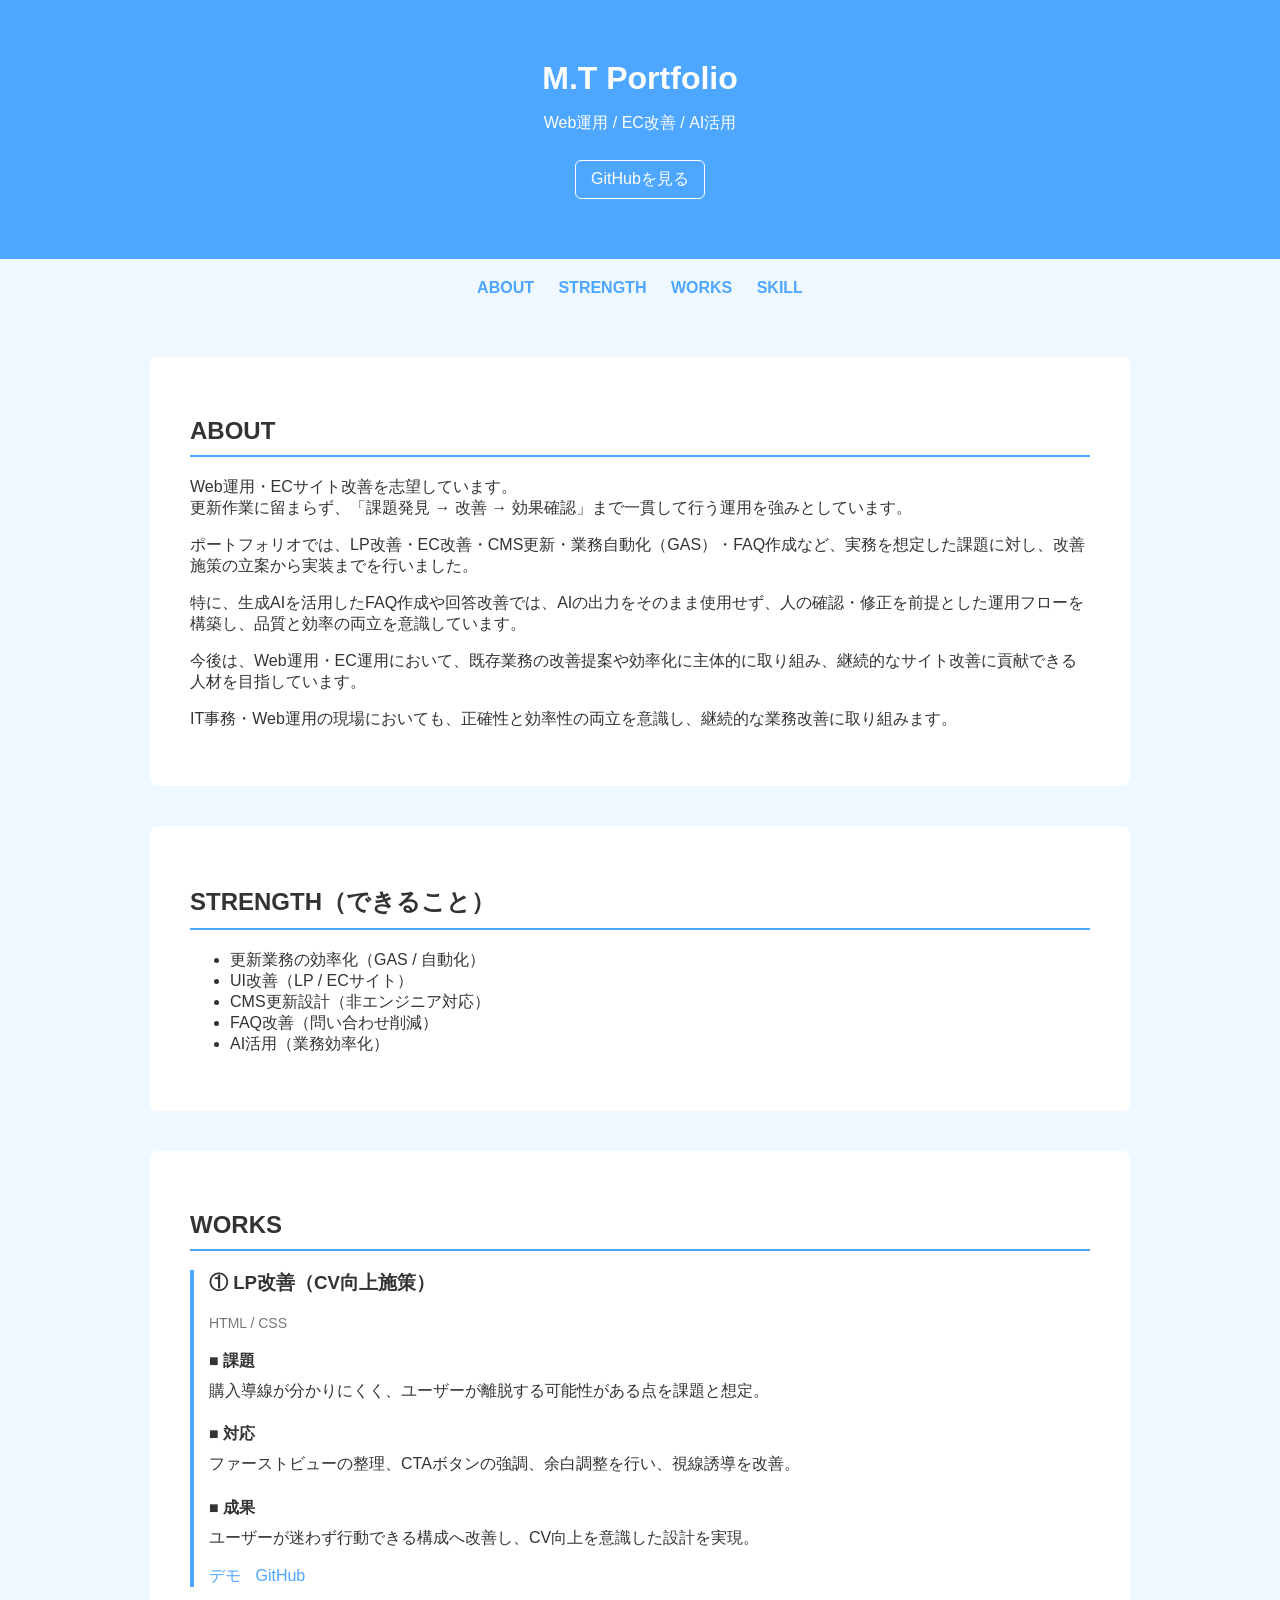
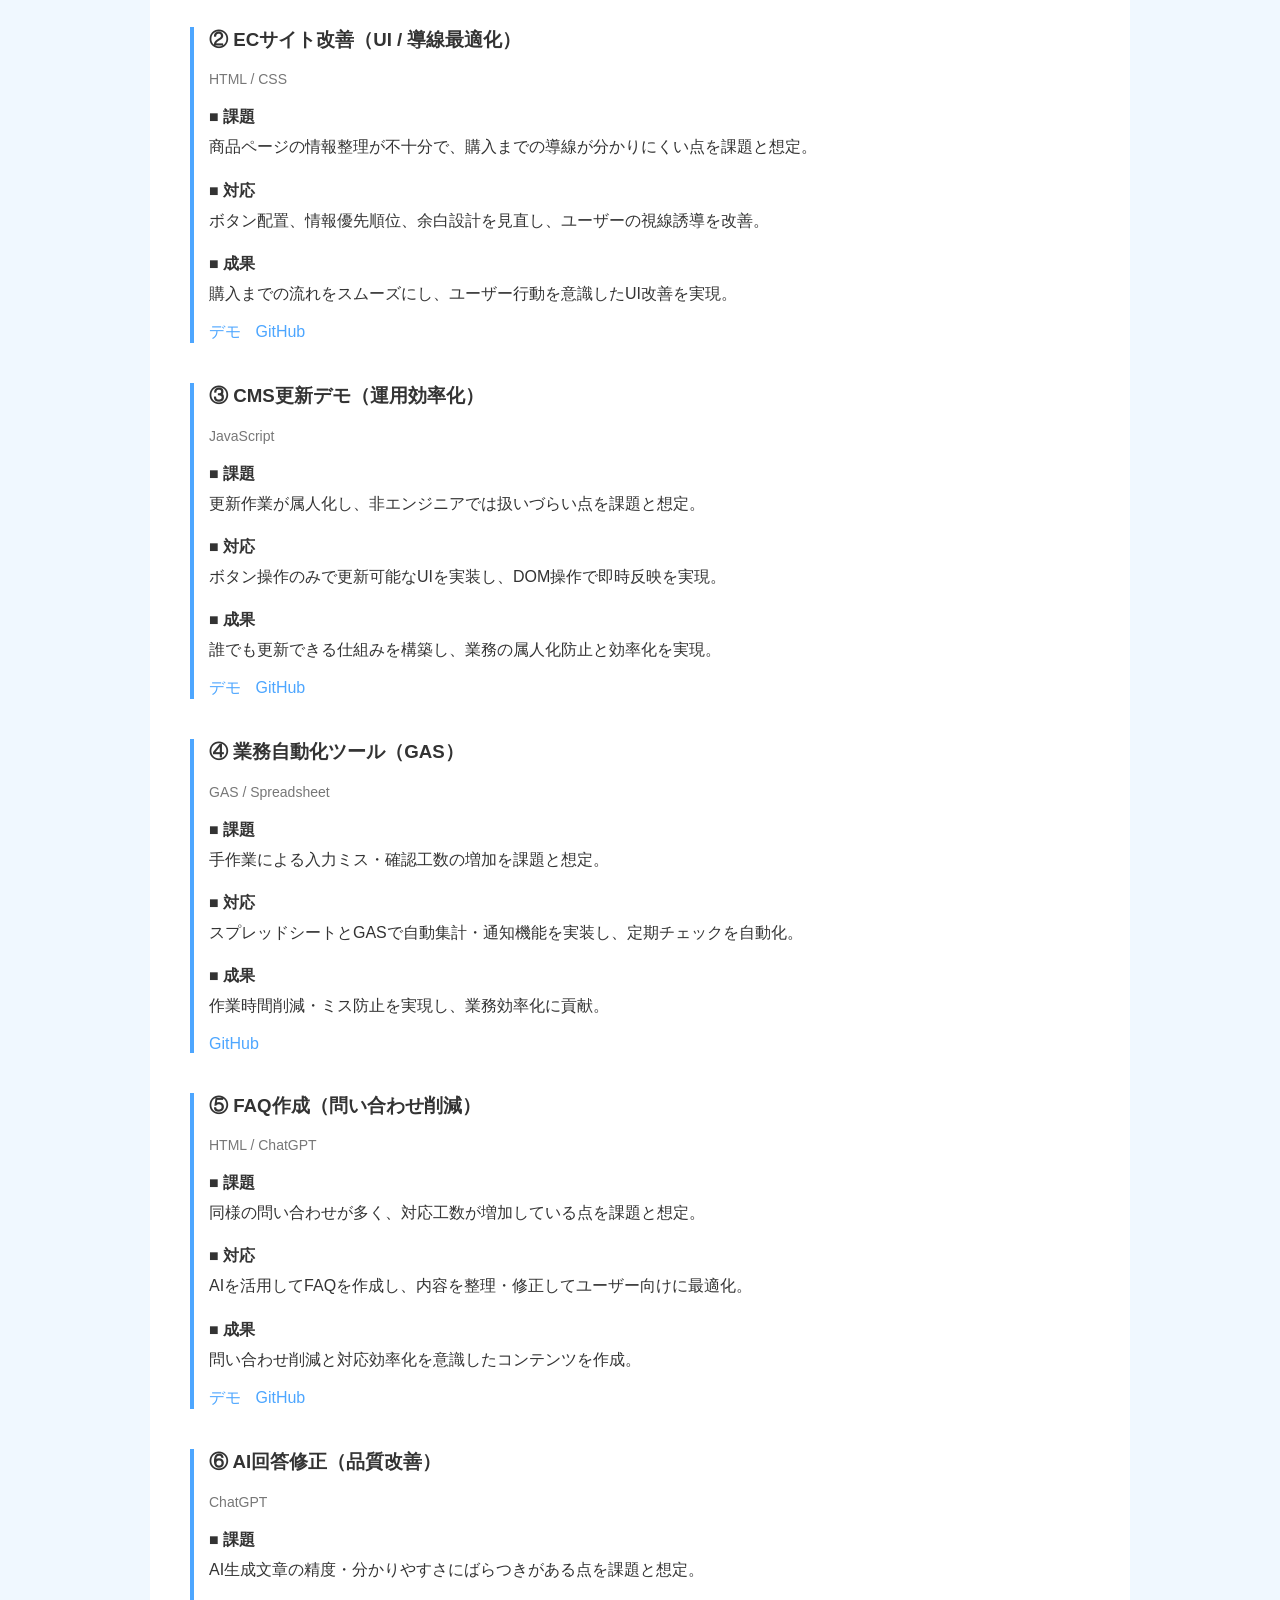
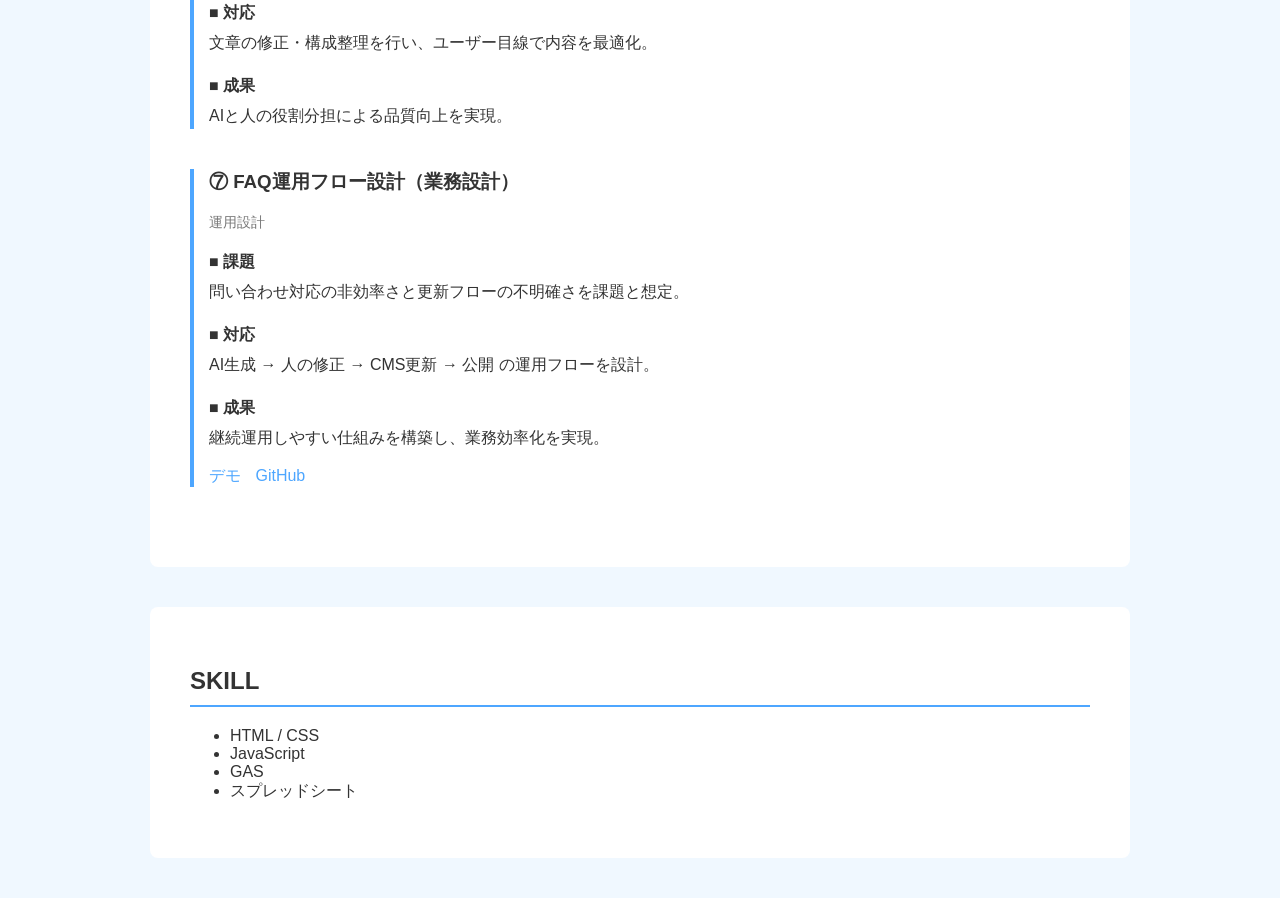
<file: index.html>
<!DOCTYPE html>
<html lang="ja">
<head>
<meta charset="UTF-8">
<meta name="viewport" content="width=device-width, initial-scale=1.0">
<title>M.T | Web運用ポートフォリオ</title>
<link rel="stylesheet" href="style.css">

</head>

<body>

<header>
  <h1>M.T Portfolio</h1>
  <p>Web運用 / EC改善 / AI活用</p>
  <a href="https://github.com/mumixverysweetheart-coder" target="_blank" style="color:#fff;">
    GitHubを見る
  </a>
</header>

<nav>
  <a href="#about">ABOUT</a>
  <a href="#strength">STRENGTH</a>
  <a href="#works">WORKS</a>
  <a href="#skill">SKILL</a>
</nav>

<!-- ABOUT -->
<section id="about">
<h2>ABOUT</h2>

<p>
Web運用・ECサイト改善を志望しています。<br>
更新作業に留まらず、「課題発見 → 改善 → 効果確認」まで一貫して行う運用を強みとしています。
</p>

<p>
ポートフォリオでは、LP改善・EC改善・CMS更新・業務自動化（GAS）・FAQ作成など、実務を想定した課題に対し、改善施策の立案から実装までを行いました。
</p>

<p>
特に、生成AIを活用したFAQ作成や回答改善では、AIの出力をそのまま使用せず、人の確認・修正を前提とした運用フローを構築し、品質と効率の両立を意識しています。
</p>

<p>
今後は、Web運用・EC運用において、既存業務の改善提案や効率化に主体的に取り組み、継続的なサイト改善に貢献できる人材を目指しています。
</p>

<p>
IT事務・Web運用の現場においても、正確性と効率性の両立を意識し、継続的な業務改善に取り組みます。
</p>

</section>

<!-- STRENGTH -->
<section id="strength">
<h2>STRENGTH（できること）</h2>

<ul>
<li>更新業務の効率化（GAS / 自動化）</li>
<li>UI改善（LP / ECサイト）</li>
<li>CMS更新設計（非エンジニア対応）</li>
<li>FAQ改善（問い合わせ削減）</li>
<li>AI活用（業務効率化）</li>
</ul>

</section>

<!-- WORKS -->
<section id="works">
<h2>WORKS</h2>

<!-- ① -->
<div class="work">
<h3>① LP改善（CV向上施策）</h3>
<p class="tech">HTML / CSS</p>

<p class="item-title">■ 課題</p>
<p class="item-text">
購入導線が分かりにくく、ユーザーが離脱する可能性がある点を課題と想定。
</p>

<p class="item-title">■ 対応</p>
<p class="item-text">
ファーストビューの整理、CTAボタンの強調、余白調整を行い、視線誘導を改善。
</p>

<p class="item-title">■ 成果</p>
<p class="item-text">
ユーザーが迷わず行動できる構成へ改善し、CV向上を意識した設計を実現。
</p>

<a class="link" href="lp-demo.html">デモ</a>
<a class="link" href="https://github.com/mumixverysweetheart-coder/portfolio" target="_blank">GitHub</a>
</div>

<!-- ② -->
<div class="work">
<h3>② ECサイト改善（UI / 導線最適化）</h3>
<p class="tech">HTML / CSS</p>

<p class="item-title">■ 課題</p>
<p class="item-text">
商品ページの情報整理が不十分で、購入までの導線が分かりにくい点を課題と想定。
</p>

<p class="item-title">■ 対応</p>
<p class="item-text">
ボタン配置、情報優先順位、余白設計を見直し、ユーザーの視線誘導を改善。
</p>

<p class="item-title">■ 成果</p>
<p class="item-text">
購入までの流れをスムーズにし、ユーザー行動を意識したUI改善を実現。
</p>

<a class="link" href="ec-demo.html">デモ</a>
<a class="link" href="https://github.com/mumixverysweetheart-coder/portfolio" target="_blank">GitHub</a>
</div>

<!-- ③ -->
<div class="work">
<h3>③ CMS更新デモ（運用効率化）</h3>
<p class="tech">JavaScript</p>

<p class="item-title">■ 課題</p>
<p class="item-text">
更新作業が属人化し、非エンジニアでは扱いづらい点を課題と想定。
</p>

<p class="item-title">■ 対応</p>
<p class="item-text">
ボタン操作のみで更新可能なUIを実装し、DOM操作で即時反映を実現。
</p>

<p class="item-title">■ 成果</p>
<p class="item-text">
誰でも更新できる仕組みを構築し、業務の属人化防止と効率化を実現。
</p>

<a class="link" href="cms-demo.html">デモ</a>
<a class="link" href="https://github.com/mumixverysweetheart-coder/portfolio" target="_blank">GitHub</a>
</div>

<!-- ④ -->
<div class="work">
<h3>④ 業務自動化ツール（GAS）</h3>
<p class="tech">GAS / Spreadsheet</p>

<p class="item-title">■ 課題</p>
<p class="item-text">
手作業による入力ミス・確認工数の増加を課題と想定。
</p>

<p class="item-title">■ 対応</p>
<p class="item-text">
スプレッドシートとGASで自動集計・通知機能を実装し、定期チェックを自動化。
</p>

<p class="item-title">■ 成果</p>
<p class="item-text">
作業時間削減・ミス防止を実現し、業務効率化に貢献。
</p>

<a class="link" href="https://github.com/mumixverysweetheart-coder/portfolio" target="_blank">GitHub</a>
</div>

<!-- ⑤ -->
<div class="work">
<h3>⑤ FAQ作成（問い合わせ削減）</h3>
<p class="tech">HTML / ChatGPT</p>

<p class="item-title">■ 課題</p>
<p class="item-text">
同様の問い合わせが多く、対応工数が増加している点を課題と想定。
</p>

<p class="item-title">■ 対応</p>
<p class="item-text">
AIを活用してFAQを作成し、内容を整理・修正してユーザー向けに最適化。
</p>

<p class="item-title">■ 成果</p>
<p class="item-text">
問い合わせ削減と対応効率化を意識したコンテンツを作成。
</p>

<a class="link" href="faq.html">デモ</a>
<a class="link" href="https://github.com/mumixverysweetheart-coder/portfolio" target="_blank">GitHub</a>
</div>

<!-- ⑥ -->
<div class="work">
<h3>⑥ AI回答修正（品質改善）</h3>
<p class="tech">ChatGPT</p>

<p class="item-title">■ 課題</p>
<p class="item-text">
AI生成文章の精度・分かりやすさにばらつきがある点を課題と想定。
</p>

<p class="item-title">■ 対応</p>
<p class="item-text">
文章の修正・構成整理を行い、ユーザー目線で内容を最適化。
</p>

<p class="item-title">■ 成果</p>
<p class="item-text">
AIと人の役割分担による品質向上を実現。
</p>

</div>

<!-- ⑦ -->
<div class="work">
<h3>⑦ FAQ運用フロー設計（業務設計）</h3>
<p class="tech">運用設計</p>

<p class="item-title">■ 課題</p>
<p class="item-text">
問い合わせ対応の非効率さと更新フローの不明確さを課題と想定。
</p>

<p class="item-title">■ 対応</p>
<p class="item-text">
AI生成 → 人の修正 → CMS更新 → 公開 の運用フローを設計。
</p>

<p class="item-title">■ 成果</p>
<p class="item-text">
継続運用しやすい仕組みを構築し、業務効率化を実現。
</p>

<a class="link" href="flow-demo.html">デモ</a>
<a class="link" href="https://github.com/mumixverysweetheart-coder/portfolio" target="_blank">GitHub</a>
</div>

</section>

<!-- SKILL -->
<section id="skill">
<h2>SKILL</h2>

<ul>
<li>HTML / CSS</li>
<li>JavaScript</li>
<li>GAS</li>
<li>スプレッドシート</li>
</ul>

</section>

</body>
</html>
</file>
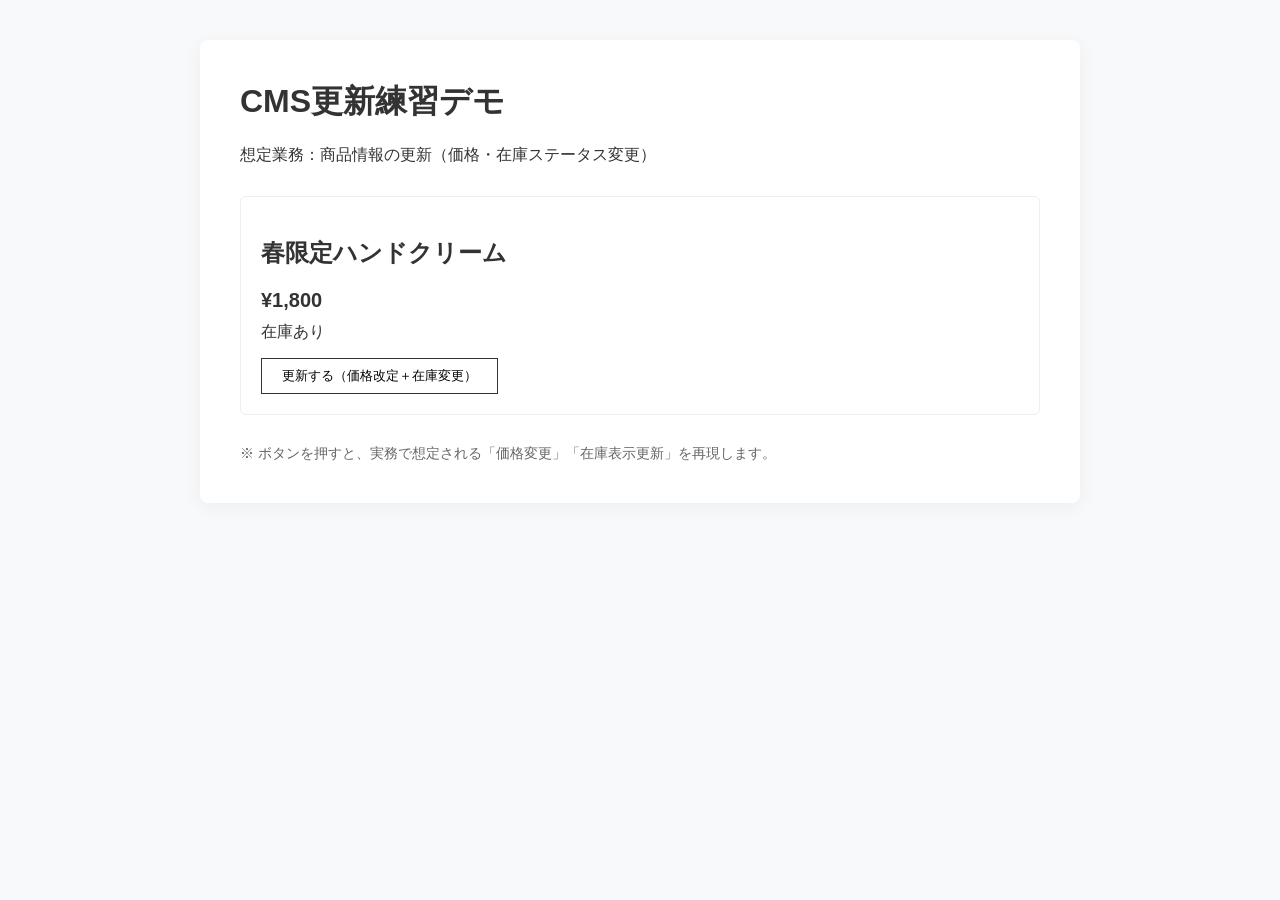
<file: CMSデモ.html>
<!DOCTYPE html>
<html lang="ja">
<head>
<meta charset="UTF-8">
<meta name="viewport" content="width=device-width, initial-scale=1.0">
<title>CMS更新デモ | M.Tポートフォリオ</title>

<style>
body {
  font-family: -apple-system, BlinkMacSystemFont, "Helvetica Neue", Arial, sans-serif;
  background: #f8f9fb;
  margin: 0;
  padding: 40px 20px;
  color: #333;
}

.container {
  max-width: 800px;
  margin: auto;
  background: white;
  padding: 40px;
  box-shadow: 0 4px 20px rgba(0,0,0,0.05);
  border-radius: 8px;
}

h1 {
  margin-top: 0;
}

.product {
  margin-top: 30px;
  padding: 20px;
  border: 1px solid #eee;
  border-radius: 6px;
}

.price {
  font-size: 20px;
  font-weight: bold;
  margin: 10px 0;
}

.stock {
  margin-bottom: 15px;
}

button {
  padding: 8px 20px;
  border: 1px solid #333;
  background: white;
  cursor: pointer;
  transition: 0.3s;
}

button:hover {
  background: #333;
  color: white;
}

.note {
  margin-top: 30px;
  font-size: 14px;
  color: #666;
}
</style>
</head>

<body>

<div class="container">

<h1>CMS更新練習デモ</h1>
<p>想定業務：商品情報の更新（価格・在庫ステータス変更）</p>

<div class="product">
  <h2 id="product-name">春限定ハンドクリーム</h2>
  <div class="price" id="price">¥1,800</div>
  <div class="stock" id="stock">在庫あり</div>
  <button onclick="updateContent()">更新する（価格改定＋在庫変更）</button>
</div>

<div class="note">
※ ボタンを押すと、実務で想定される「価格変更」「在庫表示更新」を再現します。
</div>

</div>

<script>
let updated = false;

function updateContent() {
  const price = document.getElementById("price");
  const stock = document.getElementById("stock");

  if (!updated) {
    price.textContent = "¥1,500（セール価格）";
    stock.textContent = "残りわずか";
    stock.style.color = "red";
    updated = true;
  } else {
    price.textContent = "¥1,800";
    stock.textContent = "在庫あり";
    stock.style.color = "black";
    updated = false;
  }
}
</script>

</body>
</html>
</file>
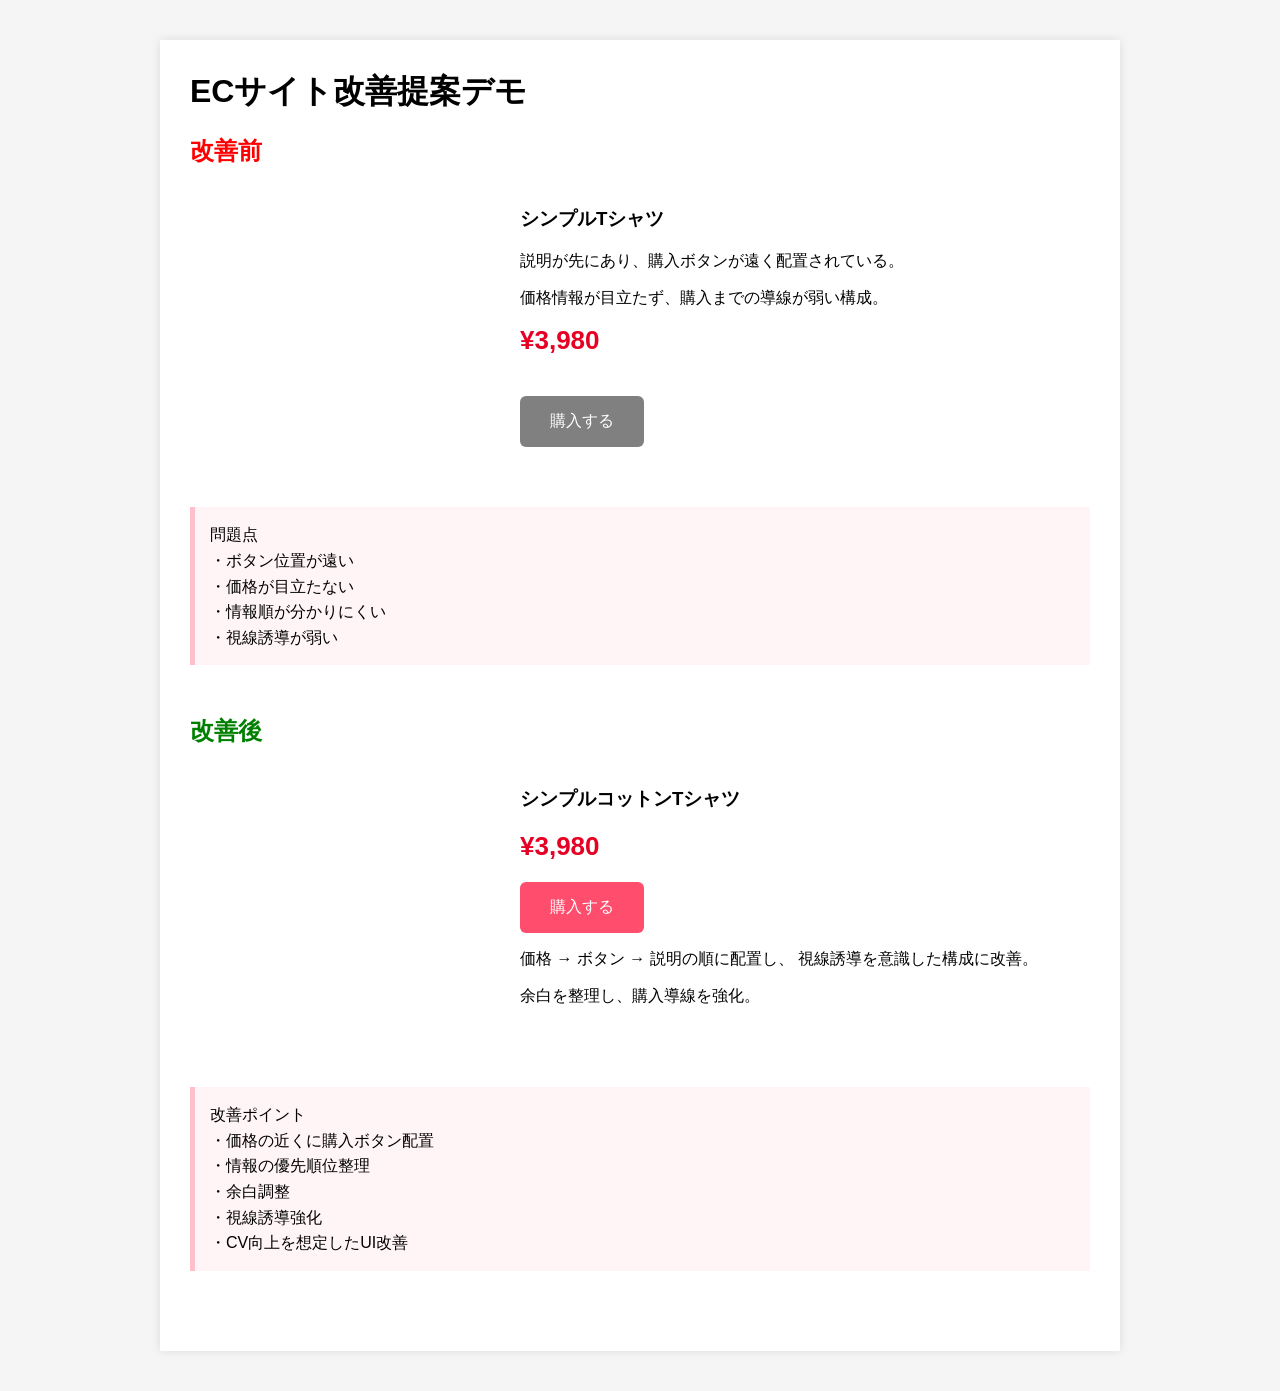
<file: ec-demo.html>
<!DOCTYPE html>
<html lang="ja">
<head>
<meta charset="UTF-8">
<title>EC改善デモ</title>

<style>

body{
font-family:sans-serif;
background:#f5f5f5;
margin:0;
padding:0;
}

.container{
max-width:900px;
margin:40px auto;
background:white;
padding:30px;
box-shadow:0 0 10px rgba(0,0,0,0.1);
}

h1{
margin-top:0;
}

.section{
margin-bottom:50px;
}

.product{
display:flex;
gap:30px;
flex-wrap:wrap;
}

.img{
width:300px;
height:300px;
background:url("https://images.unsplash.com/photo-1521572163474-6864f9cf17ab?q=80&w=600") center/cover;
border-radius:8px;
}

.info{
flex:1;
min-width:250px;
}

.price{
font-size:26px;
color:#e60023;
margin:10px 0;
font-weight:bold;
}

button{
background:#ff4d6d;
color:white;
border:none;
padding:15px 30px;
font-size:16px;
cursor:pointer;
border-radius:6px;
margin-top:10px;
}

button:hover{
opacity:0.8;
}

.bad button{
background:gray;
margin-top:30px;
}

.note{
margin-top:20px;
padding:15px;
background:#fff4f6;
border-left:5px solid pink;
line-height:1.6;
}

.title-bad{
color:red;
}

.title-good{
color:green;
}

</style>
</head>

<body>

<div class="container">

<h1>ECサイト改善提案デモ</h1>


<!-- 改善前 -->

<div class="section">

<h2 class="title-bad">改善前</h2>

<div class="product bad">

<div class="img"></div>

<div class="info">

<h3>シンプルTシャツ</h3>

<p>
説明が先にあり、購入ボタンが遠く配置されている。
</p>

<p>
価格情報が目立たず、購入までの導線が弱い構成。
</p>

<div class="price">¥3,980</div>

<button>購入する</button>

</div>

</div>

<div class="note">

問題点<br>
・ボタン位置が遠い<br>
・価格が目立たない<br>
・情報順が分かりにくい<br>
・視線誘導が弱い

</div>

</div>



<!-- 改善後 -->

<div class="section">

<h2 class="title-good">改善後</h2>

<div class="product">

<div class="img"></div>

<div class="info">

<h3>シンプルコットンTシャツ</h3>

<div class="price">¥3,980</div>

<button>購入する</button>

<p>
価格 → ボタン → 説明の順に配置し、
視線誘導を意識した構成に改善。
</p>

<p>
余白を整理し、購入導線を強化。
</p>

</div>

</div>

<div class="note">

改善ポイント<br>
・価格の近くに購入ボタン配置<br>
・情報の優先順位整理<br>
・余白調整<br>
・視線誘導強化<br>
・CV向上を想定したUI改善

</div>

</div>


</div>

</body>
</html>
</file>
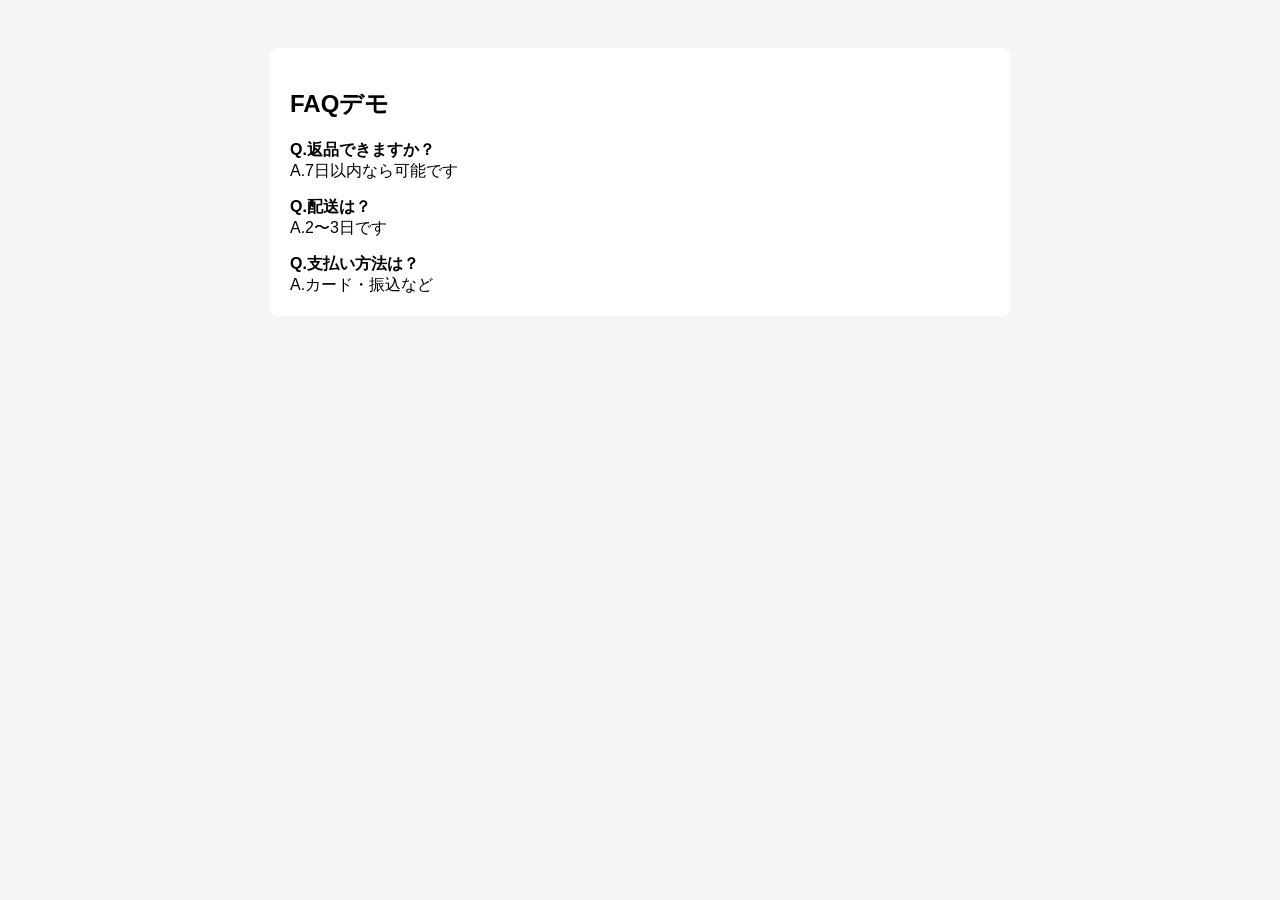
<file: faq.html>
<!DOCTYPE html>
<html lang="ja">
<head>
<meta charset="UTF-8">
<title>FAQデモ</title>

<style>
body{
font-family:sans-serif;
padding:40px;
background:#f5f5f5;
}

.box{
max-width:700px;
margin:auto;
background:white;
padding:20px;
border-radius:8px;
}

.q{
font-weight:bold;
margin-top:15px;
}

</style>

</head>
<body>

<div class="box">

<h2>FAQデモ</h2>

<div class="q">Q.返品できますか？</div>
<div>A.7日以内なら可能です</div>

<div class="q">Q.配送は？</div>
<div>A.2〜3日です</div>

<div class="q">Q.支払い方法は？</div>
<div>A.カード・振込など</div>

</div>

</body>
</html>
</file>
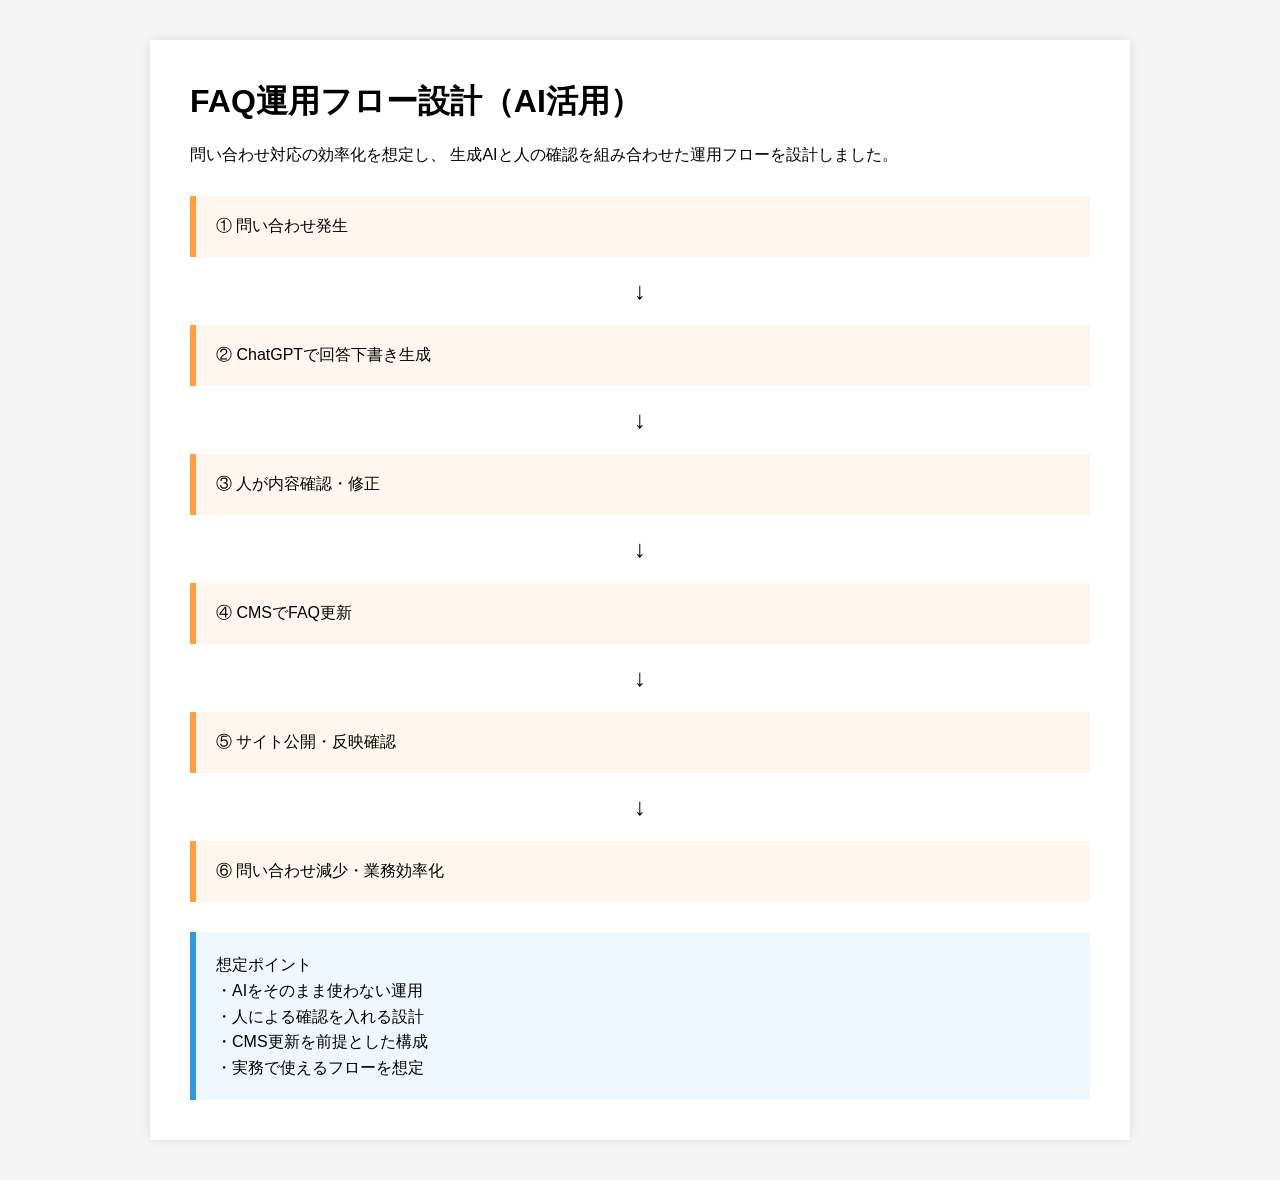
<file: flow-demo.html>
<!DOCTYPE html>
<html lang="ja">
<head>
<meta charset="UTF-8">
<title>FAQ運用フロー</title>

<style>

body{
font-family:sans-serif;
background:#f5f5f5;
margin:0;
padding:0;
}

.container{
max-width:900px;
margin:40px auto;
background:white;
padding:40px;
box-shadow:0 0 10px rgba(0,0,0,0.1);
}

h1{
margin-top:0;
}

.flow{
display:flex;
flex-direction:column;
gap:20px;
margin-top:30px;
}

.step{
padding:20px;
border-left:6px solid #ff9f43;
background:#fff7ed;
font-size:16px;
}

.arrow{
text-align:center;
font-size:24px;
}

.note{
margin-top:30px;
padding:20px;
background:#f0f8ff;
border-left:6px solid #3498db;
line-height:1.6;
}

</style>
</head>

<body>

<div class="container">

<h1>FAQ運用フロー設計（AI活用）</h1>

<p>
問い合わせ対応の効率化を想定し、
生成AIと人の確認を組み合わせた運用フローを設計しました。
</p>


<div class="flow">

<div class="step">
① 問い合わせ発生
</div>

<div class="arrow">↓</div>

<div class="step">
② ChatGPTで回答下書き生成
</div>

<div class="arrow">↓</div>

<div class="step">
③ 人が内容確認・修正
</div>

<div class="arrow">↓</div>

<div class="step">
④ CMSでFAQ更新
</div>

<div class="arrow">↓</div>

<div class="step">
⑤ サイト公開・反映確認
</div>

<div class="arrow">↓</div>

<div class="step">
⑥ 問い合わせ減少・業務効率化
</div>

</div>


<div class="note">

想定ポイント<br>

・AIをそのまま使わない運用<br>
・人による確認を入れる設計<br>
・CMS更新を前提とした構成<br>
・実務で使えるフローを想定

</div>

</div>

</body>
</html>
</file>
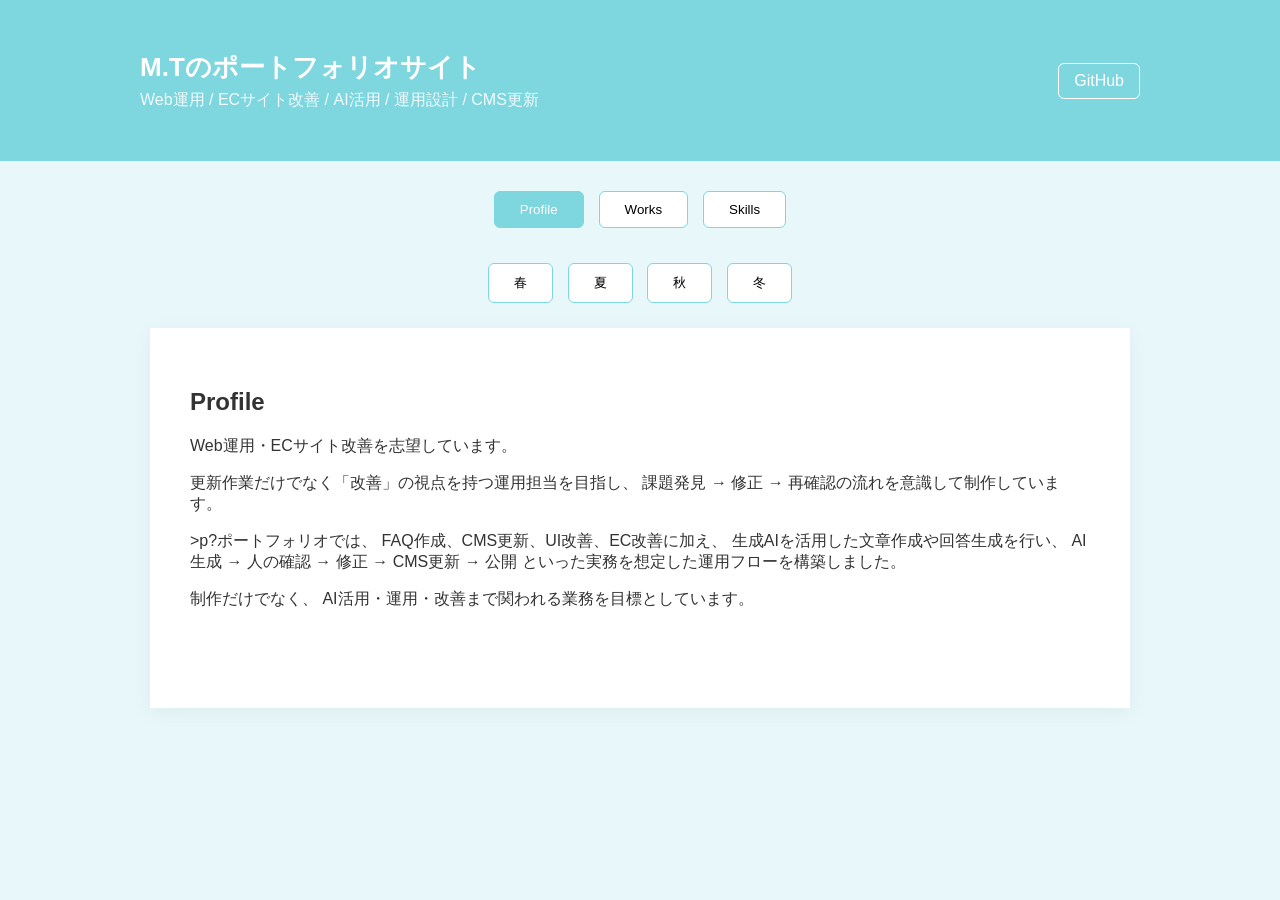
<file: M.Tポートフォリオサイト.html>
<!DOCTYPE html>
<html lang="ja">
<head>
<meta charset="UTF-8">
<meta name="viewport" content="width=device-width, initial-scale=1.0">
<title>M.T | Web運用・ECサイト改善ポートフォリオ</title>

<style>
:root{
  --season-color:#111;
  --season-soft:#f5f6f8;
}

body{
  font-family:-apple-system,BlinkMacSystemFont,"Helvetica Neue",Arial,sans-serif;
  background:var(--season-soft);
  margin:0;
  padding:0;
  color:#333;
  transition:0.3s;
}

header{
  background:var(--season-color);
  color:white;
  padding:50px 20px;
  transition:0.3s;
}

.header-inner{
  max-width:1000px;
  margin:0 auto;
  display:flex;
  justify-content:space-between;
  align-items:center;
  flex-wrap:wrap;
}

header h1{
  margin:0;
  font-size:26px;
}

header p{
  margin:5px 0 0;
  opacity:0.9;
}

.github-link{
  color:white;
  text-decoration:none;
  border:1px solid white;
  padding:8px 15px;
  border-radius:6px;
  transition:0.3s;
}

.github-link:hover{
  background:white;
  color:var(--season-color);
}

nav{
  display:flex;
  justify-content:center;
  gap:15px;
  padding:30px 10px;
  flex-wrap:wrap;
}

button{
  padding:10px 25px;
  border:1px solid var(--season-color);
  background:white;
  cursor:pointer;
  transition:0.3s;
  border-radius:6px;
}

button:hover{
  background:var(--season-color);
  color:white;
}

.active{
  background:var(--season-color);
  color:white;
}

#season-switch{
  text-align:center;
  margin-bottom:20px;
}

#season-switch button{
  margin:5px;
}

#content-area{
  max-width:900px;
  margin:0 auto 60px;
  background:white;
  padding:40px;
  box-shadow:0 4px 20px rgba(0,0,0,0.05);
  min-height:300px;
  transition:0.3s;
}

.work-card{
  border-left:4px solid var(--season-color);
  padding-left:20px;
  margin-bottom:40px;
}

.tech{
  font-size:14px;
  color:#777;
}

@media (max-width:600px){
  header{
    padding:35px 15px;
  }

  header h1{
    font-size:22px;
  }

  .github-link{
    margin-top:10px;
  }

  #content-area{
    padding:25px;
  }

  button{
    width:100%;
  }
}
</style>
</head>

<body>

<header>
  <div class="header-inner">
    <div>
      <h1>M.Tのポートフォリオサイト</h1>
      <p>Web運用 / ECサイト改善 / AI活用 / 運用設計 / CMS更新</p>
    </div>

    <a href="https://github.com/mumixverysweetheart-coder"
       target="_blank"
       class="github-link">
       GitHub
    </a>
  </div>
</header>

<nav>
  <button id="btn-profile" onclick="showContent('profile')">Profile</button>
  <button id="btn-portfolio" onclick="showContent('portfolio')">Works</button>
  <button id="btn-skill" onclick="showContent('skill')">Skills</button>
</nav>

<div id="season-switch">
  <button onclick="setSeason('spring')">春</button>
  <button onclick="setSeason('summer')">夏</button>
  <button onclick="setSeason('autumn')">秋</button>
  <button onclick="setSeason('winter')">冬</button>
</div>

<div id="content-area"></div>

<script>
const data = {

profile: `
<h2>Profile</h2>
<p>Web運用・ECサイト改善を志望しています。</p>

<p>更新作業だけでなく「改善」の視点を持つ運用担当を目指し、
課題発見 → 修正 → 再確認の流れを意識して制作しています。</p>

>p?ポートフォリオでは、
FAQ作成、CMS更新、UI改善、EC改善に加え、
生成AIを活用した文章作成や回答生成を行い、

AI生成 → 人の確認 → 修正 → CMS更新 → 公開

といった実務を想定した運用フローを構築しました。</p>

<p>制作だけでなく、
AI活用・運用・改善まで関われる業務を目標としています。
</p>
`,

portfolio: `
<h2>Works</h2>
<p>
実務を想定し、「課題設定 → 改善 → 実装」までを一貫して制作しています。
</p>

<div class="work-card">
<h3>① 生理管理ツール（GAS）</h3>
<p class="tech">GAS / JavaScript / Spreadsheet</p>
<p>
更新作業におけるヒューマンエラーと確認工数の発生を課題と捉え、
自動集計とアラート通知を組み合わせた仕組みを構築しました。
</p>
<p>
非エンジニアでも扱えるUI設計を意識し、
実務運用を想定した業務効率化ツールとして設計・実装しています。
</p>
<p>
<a href="https://github.com/mumixverysweetheart-coder/portfolio" target="_blank">
→ GitHubで見る
</a>
</p>
<p><strong>→ 更新業務を想定した自動化設計</strong></p>
</div>

<div class="work-card">
<h3>② Shopify想定：商品LP改善ページ</h3>
<p class="tech">HTML / CSS / JavaScript</p>
<p>
既存LPを想定し、購買導線が弱い点を課題と設定。
</p>
<p>
ファーストビュー整理・CTA強調・余白設計の改善を実施。
</p>
<p>
視線誘導を意識した構造へ再設計。
</p>
<p>
<a href="https://github.com/mumixverysweetheart-coder/portfolio" target="_blank">
→ GitHubで見る
</a>
</p>
<p><strong>→ 改善視点を持った構造再設計を実践。</strong></p>
</div>

<div class="work-card">
<h3>③ CMS更新デモ（簡易CMS風UI切替）</h3>
<p class="tech">HTML / CSS / JavaScript（DOM操作）</p>
<p>
実際の更新業務を想定し、ボタン操作のみでコンテンツ変更が可能なUIを制作。
</p>
<p>
DOM操作により、編集内容が即時反映される仕組みを実装。
</p>
<p>
非エンジニアでも扱える更新設計を意識。
</p>

<p>
<a href="cms-demo.html" target="_blank">
→ デモページを見る
</a>

<p>
<a href="https://github.com/mumixverysweetheart-coder/portfolio" target="_blank">
→ GitHubで見る
</a>

</p>
<p><strong>→ 非エンジニア目線の更新設計を意識。</strong></p>
</div>

<div class="work-card">

<h3>④ ChatGPTを活用したFAQページ作成による業務効率化提案</h3>

<p class="tech">HTML / CSS / ChatGPT</p>

<p>
ECサイトで同じ内容の問い合わせが多いことを課題と想定し、<br>
生成AI（ChatGPT）を活用してFAQ文章を作成。<br>
HTMLでFAQページを制作し、問い合わせ削減と業務効率化を目的とした構成を設計。
</p>

<p>
AI出力をそのまま使用するのではなく、<br>
実運用を想定して文章の修正・整理を行い、<br>
非エンジニアでも扱えるFAQ構成を意識した。
</p>
<p>
<a href="faq.html" target="_blank">
→FAQデモを見る
</a>
</p>

<p>
<a href="https://github.com/mumixverysweetheart-coder/portfolio" target="_blank">
→ GitHubで見る
</a>
</div>

<div class="work-card">

<h3>⑤ ECサイト改善提案（UI / 導線 / CV改善）</h3>

<p class="tech">HTML / CSS / UI改善 / 導線設計</p>

<p>
ECサイトで購入までの導線が分かりにくい場合を想定し、<br>
商品ページ・ボタン配置・情報量の整理などの改善案を作成。<br>
ユーザーが迷わず購入まで進める構成を意識して設計しました。
</p>

<p>
実務を想定し、<br>
・ボタン位置の最適化<br>
・余白調整<br>
・情報の優先順位整理<br>
・視線誘導<br>
を意識してUI改善を行いました。
</p>

<p>
→ <a href="ec-demo.html">改善デモを見る</a>
</p>

<p>
<a href="https://github.com/mumixverysweetheart-coder/portfolio" target="_blank">
→ GitHubで見る
</a>

<p>
→ UI / UXを意識したEC改善提案ポートフォリオ
</p>

</div>

<div class="work-card">

<h3>⑥ AI回答修正（生成AI / FAQ運用）</h3>

<p class="tech">
ChatGPT / HTML / FAQ / 運用想定
</p>

<p>
ECサイトで同じ内容の問い合わせが多いことを想定し、
生成AI（ChatGPT）でFAQ回答を作成しました。
</p>

<p>
AI出力をそのまま使用するのではなく、
実運用を想定して文章の修正・整理を行い、
読みやすさ・正確性・ユーザー理解を意識して調整しました。
</p>

<p>
非エンジニアでも更新できるFAQ構成を意識しています。
</p>

</div>

<div class="work-card">

<h3>⑦ FAQ運用フロー設計（AI活用）</h3>

<p class="tech">
運用設計 / AI活用 / CMS / FAQ
</p>

<p>
問い合わせ対応の効率化を目的に、
AI生成 → 人の修正 → CMS更新 → 公開
の流れを想定してFAQ運用フローを設計しました。
</p>

<p>
実務での運用を想定し、
・AIによる下書き生成<br>
・人による内容確認<br>
・CMSでの更新<br>
・公開後の修正<br>
の流れを意識しています。
</p>

<p>
運用しやすさと更新しやすさを重視した構成にしました。
</p>

<p>
→ <a href="flow-demo.html" target="_blank">
運用フローを見る
</a>
</p>
<p>
<a href="https://github.com/mumixverysweetheart-coder/portfolio" target="_blank">
→ GitHubで見る
</a>

</div>

</div>
`,

skill: `
<h2>Skills</h2>

<ul>
<li>HTML / CSS（レスポンシブ対応）</li>
<li>JavaScript（DOM操作・UI切替実装）</li>
<li>GAS（業務自動化 / トリガー設定）</li>
<li>スプレッドシート管理</li>
</ul>

<p>
CMS更新 / FAQ作成 / UI改善 / EC改善 / AI活用 / 運用設計
</p>

<p>
現在学習中：
Photoshop / Figma / Shopifyテーマ構造理解 / UIデザイン
</p>
`
};

function showContent(key){
  const area=document.getElementById("content-area");
  area.style.opacity=0;

  setTimeout(()=>{
    area.innerHTML=data[key];
    area.style.opacity=1;

    document.querySelectorAll("nav button").forEach(btn=>{
      btn.classList.remove("active");
    });

    document.getElementById("btn-"+key).classList.add("active");
  },200);
}

function setSeason(season){
  const root=document.documentElement;

  if(season==="spring"){
    root.style.setProperty("--season-color","#f6a5c0");
    root.style.setProperty("--season-soft","#fff0f6");
  }
  else if(season==="summer"){
    root.style.setProperty("--season-color","#ffd84d");
    root.style.setProperty("--season-soft","#fffbe6");
  }
  else if(season==="autumn"){
    root.style.setProperty("--season-color","#ff9f43");
    root.style.setProperty("--season-soft","#fff4e6");
  }
  else{
    root.style.setProperty("--season-color","#7ed6df");
    root.style.setProperty("--season-soft","#e8f8fa");
  }
}

function autoSeason(){
  const month=new Date().getMonth()+1;

  if(month>=3&&month<=5)setSeason("spring");
  else if(month>=6&&month<=8)setSeason("summer");
  else if(month>=9&&month<=11)setSeason("autumn");
  else setSeason("winter");
}

autoSeason();
showContent("profile");
</script>

</body>
</html>
</file>
<file: style.css>
:root{
  --main-color:#4da6ff;
  --bg-color:#f0f8ff;
  --text-color:#333;
}

body{
  font-family:-apple-system,BlinkMacSystemFont,"Helvetica Neue",Arial,sans-serif;
  margin:0;
  background:var(--bg-color);
  color:var(--text-color);
}

/* ヘッダー */
header{
  background:var(--main-color);
  color:#fff;
  padding:60px 20px;
  text-align:center;
}

header h1{
  margin:0;
}

header a{
  color:#fff;
  display:inline-block;
  margin-top:10px;
  border:1px solid #fff;
  padding:8px 15px;
  border-radius:6px;
  text-decoration:none;
}

header a:hover{
  background:#fff;
  color:var(--main-color);
}

/* ナビ */
nav{
  text-align:center;
  padding:20px;
}

nav a{
  margin:0 10px;
  text-decoration:none;
  color:var(--main-color);
  font-weight:bold;
}

/* セクション */
section{
  max-width:900px;
  margin:40px auto;
  background:#fff;
  padding:40px;
  border-radius:8px;
}

/* 見出し */
h2{
  border-bottom:2px solid var(--main-color);
  padding-bottom:10px;
}

/* 作品 */
.work{
  margin-bottom:40px;
  border-left:4px solid var(--main-color);
  padding-left:15px;
}

/* 技術 */
.tech{
  font-size:14px;
  color:#777;
  margin-bottom:10px;
}

/* 課題・対応・成果 */
.item-title{
  font-weight:bold;
  margin-top:20px;
  margin-bottom:5px;
}

.item-text{
  margin:5px 0;
  line-height:1.7;
}

/* リンク */
.link{
  display:inline-block;
  margin-top:10px;
  margin-right:10px;
  color:var(--main-color);
  text-decoration:none;
}

.link:hover{
  text-decoration:underline;
}

/* レスポンシブ */
@media(max-width:600px){
  section{
    padding:20px;
  }
}
</file>
